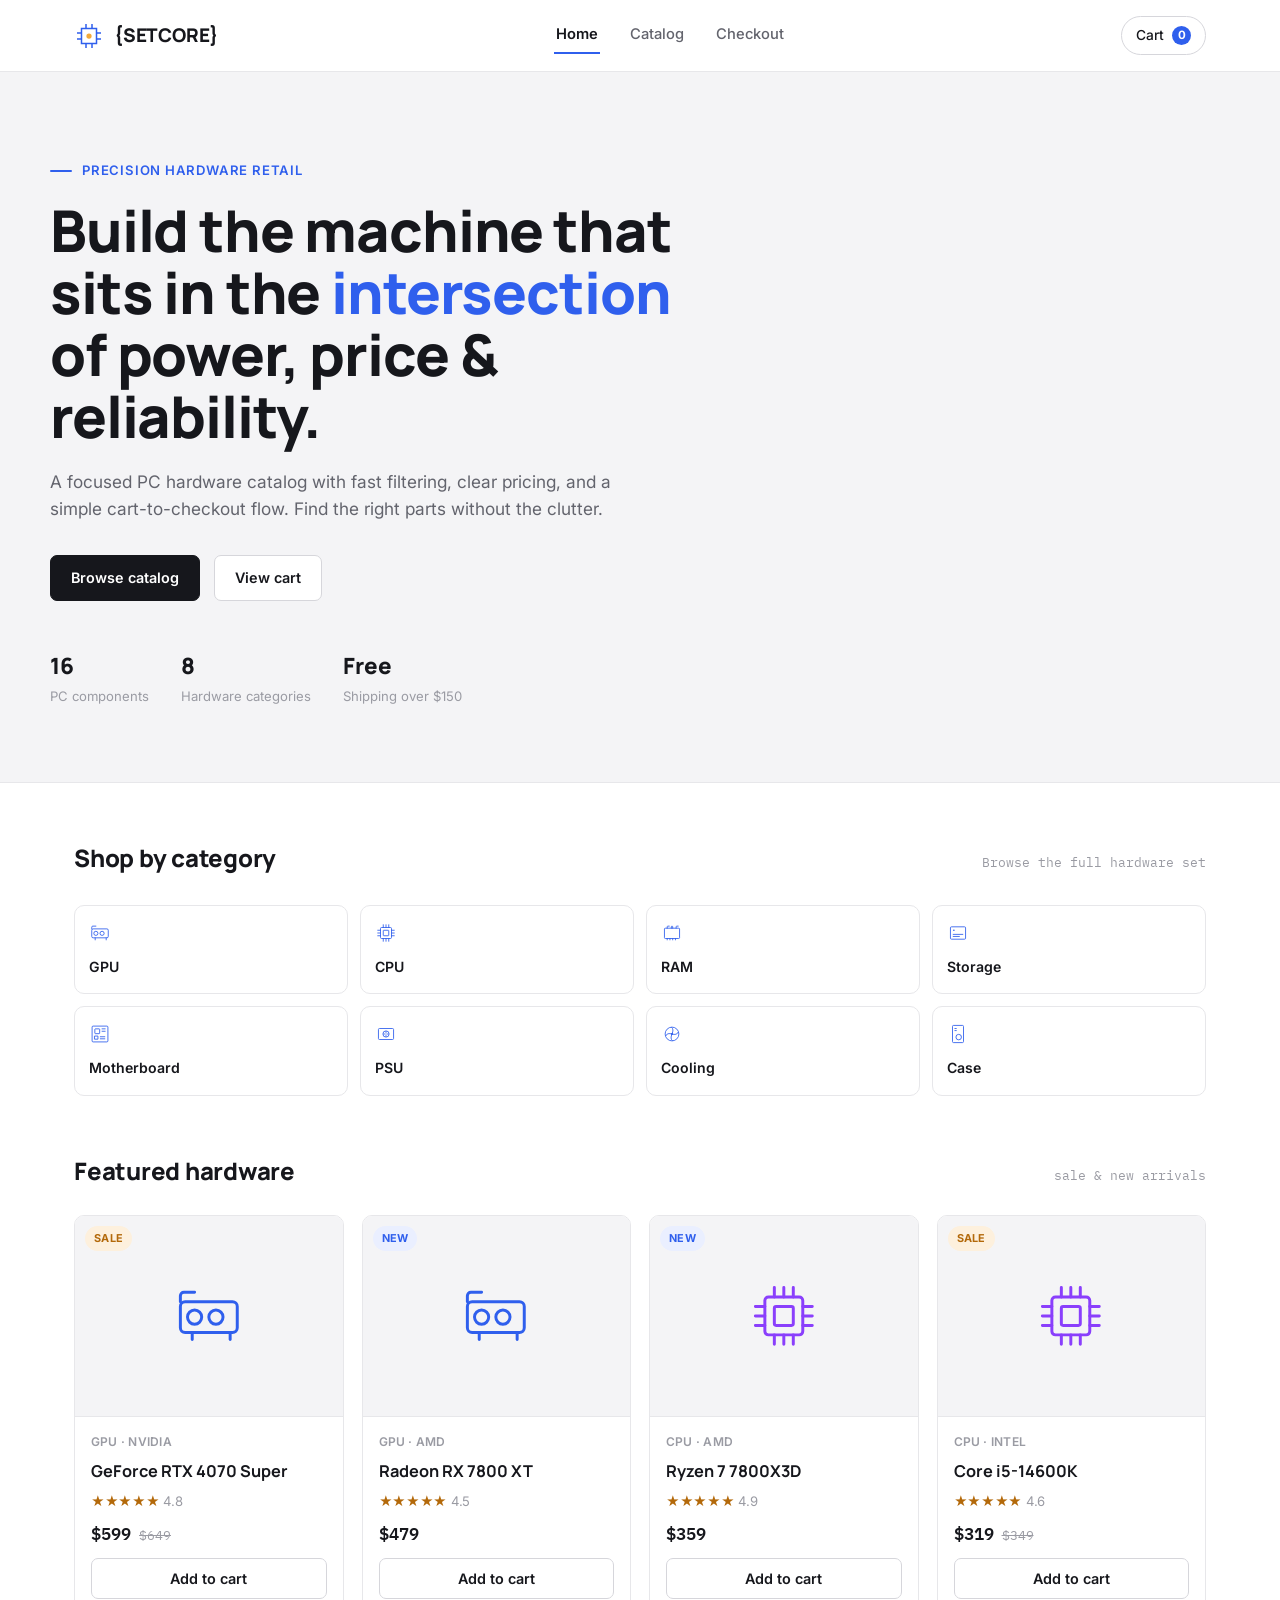
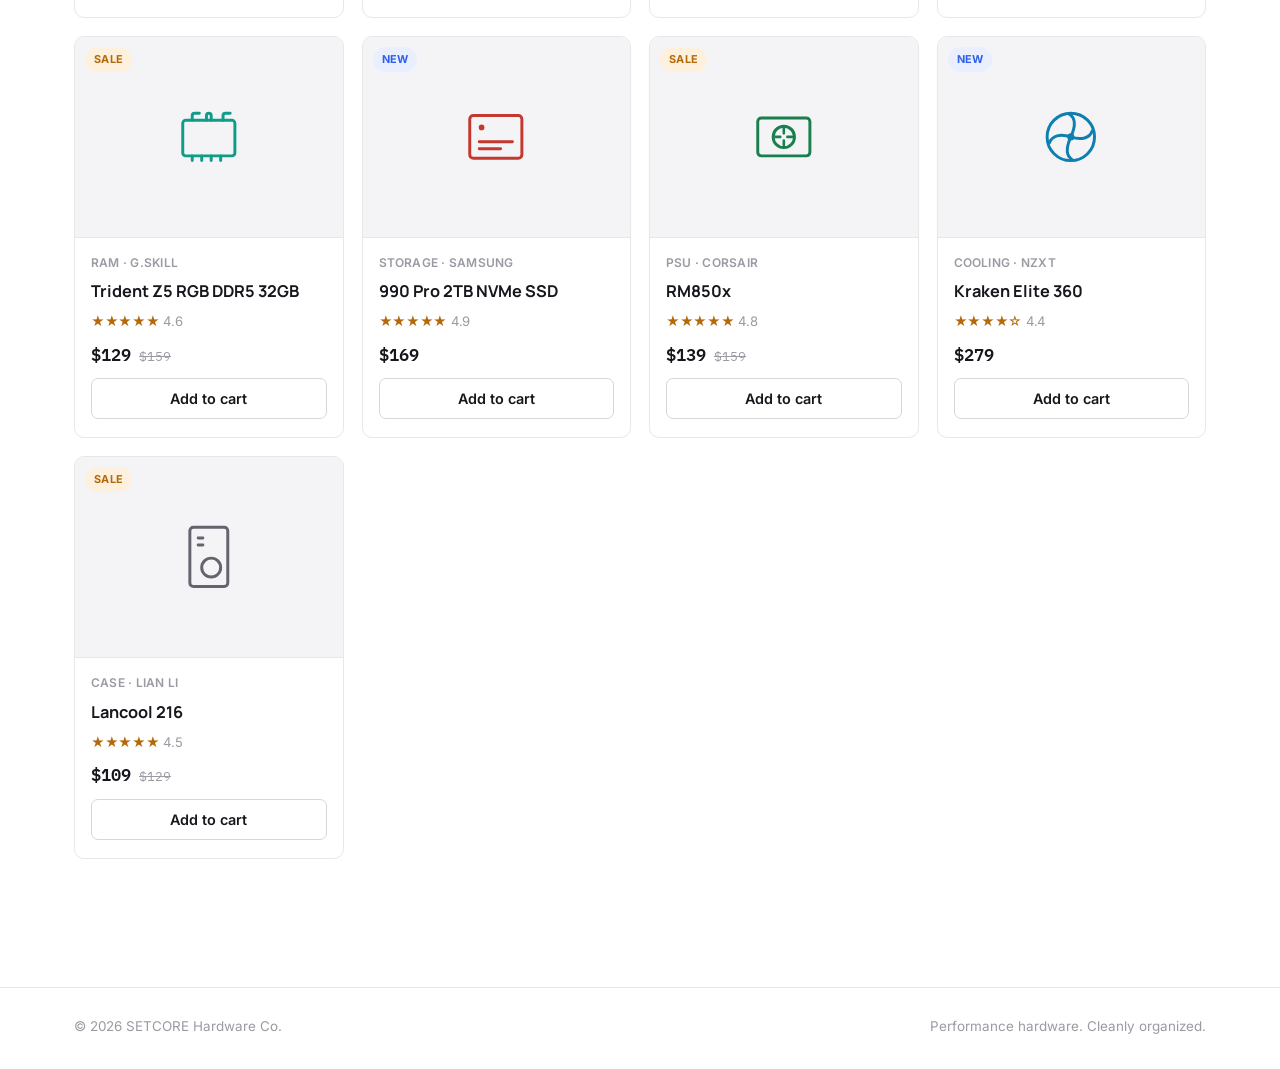
<file: index.html>
<!DOCTYPE html>
<html lang="en">
<head>
  <meta charset="UTF-8" />
  <meta name="viewport" content="width=device-width, initial-scale=1.0" />
  <title>SETCORE — PC Hardware, Precisely Filtered</title>
  <link rel="stylesheet" href="style.css" />
</head>
<body>
<!-- BOOKMARK: SET THEORY — homepage category/set presentation lives below; the concept is intentionally hidden from customers. -->
<header class="site"><div class="wrap site-header-inner">
<a class="logo" href="index.html" aria-label="SETCORE home"><svg class="logo-mark" viewBox="0 0 40 40" aria-hidden="true"><rect x="10" y="10" width="20" height="20" fill="none" stroke="currentColor" stroke-width="2"/><path d="M10 16 H4 M10 24 H4 M30 16 H36 M30 24 H36 M16 10 V4 M24 10 V4 M16 30 V36 M24 30 V36" stroke="currentColor" stroke-width="2"/><circle cx="20" cy="20" r="3.5" fill="#f2a93b"/></svg><span class="logo-text"><span class="brace">{</span>SETCORE<span class="brace">}</span></span></a>
<nav class="main-nav" aria-label="Primary navigation"><a href="index.html" class="active">Home</a><a href="products.html">Catalog</a><a href="checkout.html">Checkout</a></nav>
<a class="cart-pill" href="checkout.html" aria-label="Open cart and checkout">Cart <span class="count" data-cart-count>0</span></a>
</div></header>
<main>
<section class="hero"><div class="hero-inner"><div class="eyebrow">Precision hardware retail</div>
<h1>Build the machine that sits in the <span class="accent">intersection</span> of power, price <span class="amber">&amp;</span> reliability.</h1>
<p class="lede">A focused PC hardware catalog with fast filtering, clear pricing, and a simple cart-to-checkout flow. Find the right parts without the clutter.</p>
<div class="hero-actions"><a class="btn btn-solid" href="products.html">Browse catalog</a><a class="btn" href="checkout.html">View cart</a></div>
<div class="hero-strip"><div class="hero-stat"><div class="num">16</div><div class="lbl">PC components</div></div><div class="hero-stat"><div class="num">8</div><div class="lbl">Hardware categories</div></div><div class="hero-stat"><div class="num">Free</div><div class="lbl">Shipping over $150</div></div></div></div></section>
<section class="section"><div class="wrap"><div class="section-head"><h2>Shop by category</h2><span class="tag mono">Browse the full hardware set</span></div><div class="cat-chips" id="category-chips"></div></div></section>
<section class="section" style="padding-top:0;"><div class="wrap"><div class="section-head"><h2>Featured hardware</h2><span class="tag mono">sale &amp; new arrivals</span></div><div class="grid" id="featured-grid"></div></div></section>
</main>
<footer class="site"><div class="wrap footer-inner"><span>&copy; <span data-year></span> SETCORE Hardware Co.</span><span class="set-motif">Performance hardware. Cleanly organized.</span></div></footer>
<script src="script.js"></script>
</body></html>
</file>
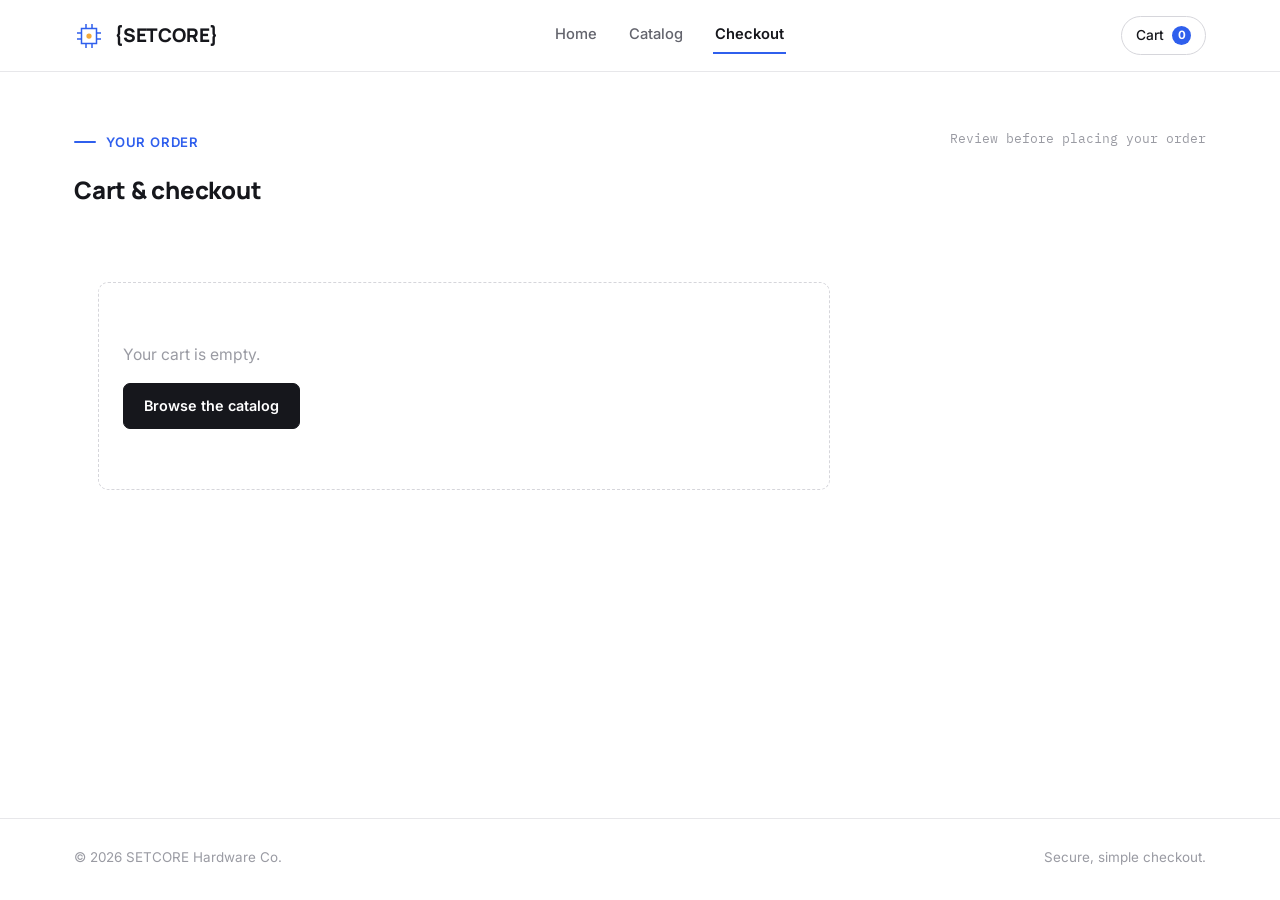
<file: checkout.html>
<!DOCTYPE html>
<html lang="en">
<head><meta charset="UTF-8"/><meta name="viewport" content="width=device-width, initial-scale=1.0"/><title>Checkout — SETCORE</title><link rel="stylesheet" href="style.css"/></head>
<body>
<!-- BOOKMARK: BOOLEAN LOGIC — checkout state and empty-cart handling are implemented in script.js; the concept is hidden from the storefront. -->
<header class="site"><div class="wrap site-header-inner"><a class="logo" href="index.html" aria-label="SETCORE home"><svg class="logo-mark" viewBox="0 0 40 40" aria-hidden="true"><rect x="10" y="10" width="20" height="20" fill="none" stroke="currentColor" stroke-width="2"/><path d="M10 16 H4 M10 24 H4 M30 16 H36 M30 24 H36 M16 10 V4 M24 10 V4 M16 30 V36 M24 30 V36" stroke="currentColor" stroke-width="2"/><circle cx="20" cy="20" r="3.5" fill="#f2a93b"/></svg><span class="logo-text"><span class="brace">{</span>SETCORE<span class="brace">}</span></span></a><nav class="main-nav"><a href="index.html">Home</a><a href="products.html">Catalog</a><a href="checkout.html" class="active">Checkout</a></nav><a class="cart-pill" href="checkout.html">Cart <span class="count" data-cart-count>0</span></a></div></header>
<main><section class="section checkout-section"><div class="wrap"><div class="section-head"><div><div class="eyebrow">Your order</div><h2>Cart &amp; checkout</h2></div><span class="tag mono">Review before placing your order</span></div><div class="cart-layout"><section><div class="cart-lines" id="cart-root"></div></section><aside class="cart-summary" id="cart-summary"><h3>Order summary</h3><div class="summary-row"><span>Subtotal</span><span class="val" id="summary-subtotal">$0</span></div><div class="summary-row"><span>Shipping</span><span class="val" id="summary-shipping">Free</span></div>
<div class="summary-discount">
  <label for="discount-code">Discount code</label>
  <div class="summary-discount-row">
    <input id="discount-code" type="text" autocomplete="off" placeholder="Try code SET10" aria-label="Discount code" />
    <button id="apply-discount" class="btn btn-solid" type="button">Apply</button>
  </div>
  <p id="discount-message" class="discount-message" aria-live="polite"></p>
</div>
<div class="summary-row discount-row"><span>Discount</span><span class="val" id="summary-discount">—</span></div>
<div class="summary-row total"><span>Total</span><span class="val" id="summary-total">$0</span></div><button class="btn btn-solid btn-block" id="checkout-btn" type="button">Place order</button><p class="checkout-note">Free shipping automatically applies to orders of $150 or more.</p></aside></div></div></section></main>
<footer class="site"><div class="wrap footer-inner"><span>&copy; <span data-year></span> SETCORE Hardware Co.</span><span class="set-motif">Secure, simple checkout.</span></div></footer><script src="script.js"></script></body></html>
</file>
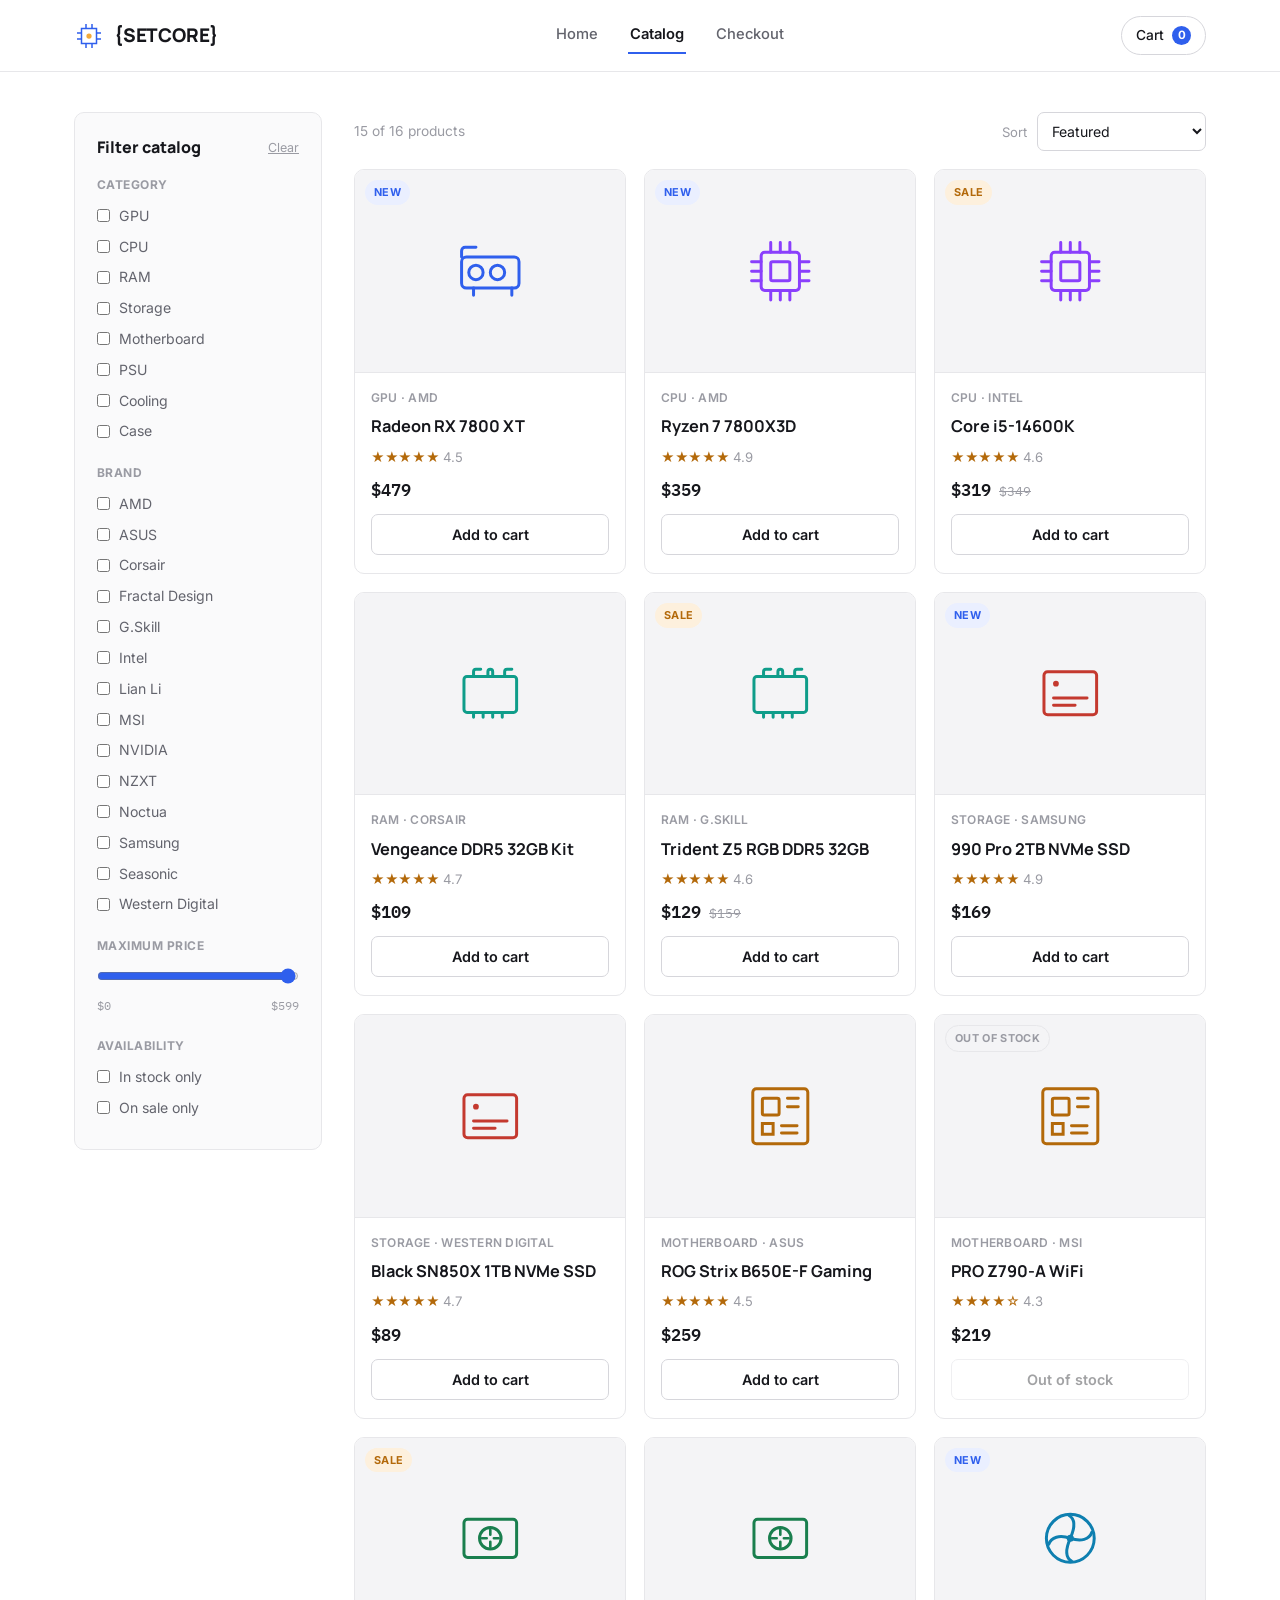
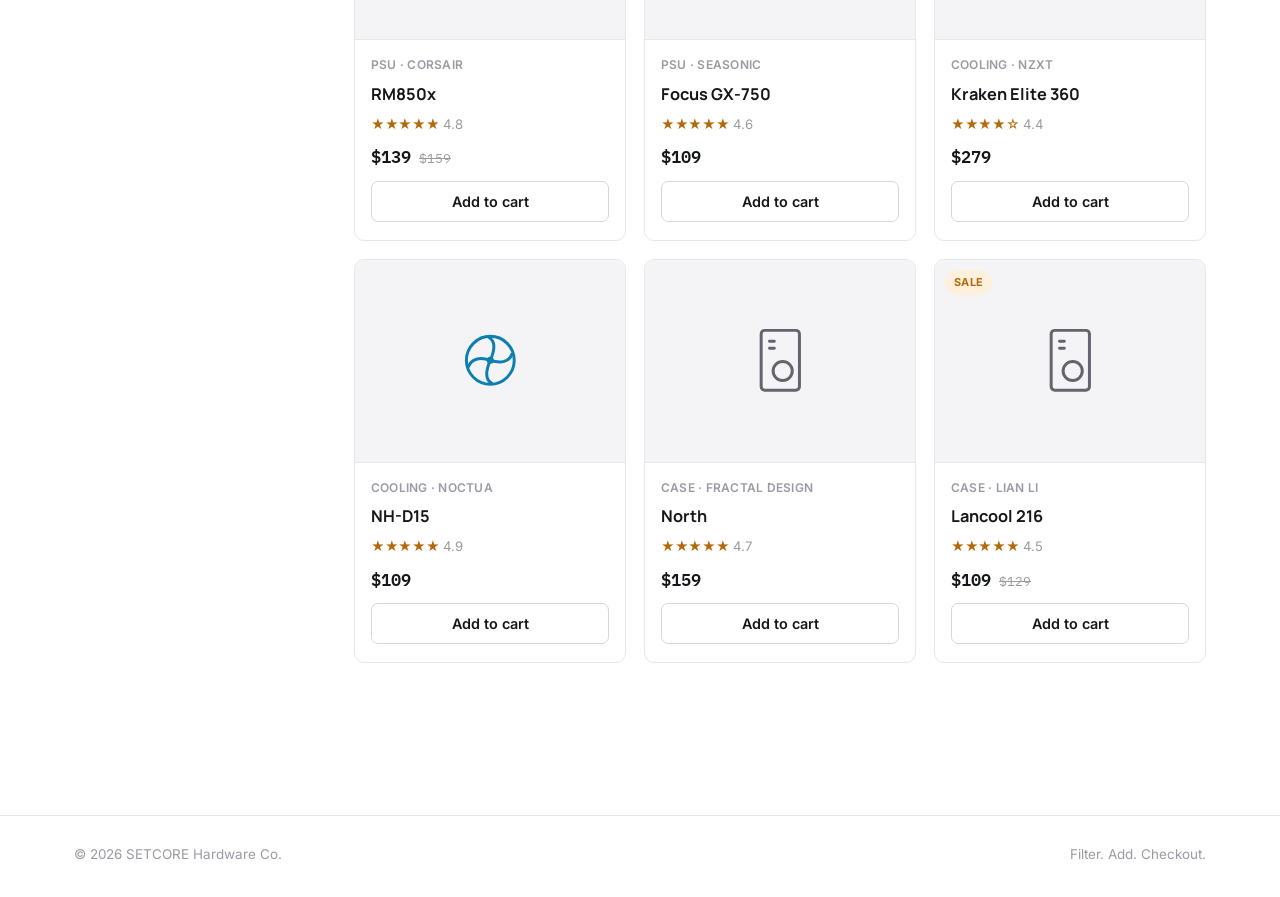
<file: products.html>
<!DOCTYPE html>
<html lang="en">
<head><meta charset="UTF-8"/><meta name="viewport" content="width=device-width, initial-scale=1.0"/><title>Catalog — SETCORE</title><link rel="stylesheet" href="style.css"/></head>
<body>
<!-- BOOKMARK: LOGIC — catalog filtering decisions are handled by script.js; the learning concept is intentionally hidden. -->
<header class="site"><div class="wrap site-header-inner"><a class="logo" href="index.html" aria-label="SETCORE home"><svg class="logo-mark" viewBox="0 0 40 40" aria-hidden="true"><rect x="10" y="10" width="20" height="20" fill="none" stroke="currentColor" stroke-width="2"/><path d="M10 16 H4 M10 24 H4 M30 16 H36 M30 24 H36 M16 10 V4 M24 10 V4 M16 30 V36 M24 30 V36" stroke="currentColor" stroke-width="2"/><circle cx="20" cy="20" r="3.5" fill="#f2a93b"/></svg><span class="logo-text"><span class="brace">{</span>SETCORE<span class="brace">}</span></span></a><nav class="main-nav"><a href="index.html">Home</a><a href="products.html" class="active">Catalog</a><a href="checkout.html">Checkout</a></nav><a class="cart-pill" href="checkout.html">Cart <span class="count" data-cart-count>0</span></a></div></header>
<main><div class="catalog-layout"><aside class="filters"><div class="filters-head"><h3>Filter catalog</h3><button class="clear-btn" id="clear-filters" type="button">Clear</button></div><div class="filter-group"><h4>Category</h4><div id="category-filters"></div></div><div class="filter-group"><h4>Brand</h4><div id="brand-filters"></div></div><div class="filter-group"><h4>Maximum price</h4><input type="range" id="filter-price" min="0" step="10"/><div class="range-row"><span>$0</span><span id="filter-price-label"></span></div></div><div class="filter-group"><h4>Availability</h4><label class="filter-option"><input type="checkbox" id="filter-stock"> In stock only</label><label class="filter-option"><input type="checkbox" id="filter-sale"> On sale only</label></div></aside>
<section><div class="catalog-toolbar"><span class="result-count" id="result-count"></span><div class="sort-row"><label for="sort-select">Sort</label><select id="sort-select"><option value="featured">Featured</option><option value="price-asc">Price: low to high</option><option value="price-desc">Price: high to low</option><option value="rating-desc">Rating: highest first</option></select></div></div><div class="grid" id="product-grid"></div></section></div></main>
<footer class="site"><div class="wrap footer-inner"><span>&copy; <span data-year></span> SETCORE Hardware Co.</span><span class="set-motif">Filter. Add. Checkout.</span></div></footer><script src="script.js"></script></body></html>
</file>
<file: style.css>
/* ===========================================================
   SETCORE — minimal, modern visual language
   =========================================================== */

@import url('https://fonts.googleapis.com/css2?family=Manrope:wght@500;600;700;800&family=Inter:wght@400;500;600&family=IBM+Plex+Mono:wght@500;600&display=swap');

:root{
  --bg:            #ffffff;
  --bg-subtle:     #f4f4f6;
  --bg-raised:     #fafafb;
  --ink:           #16171c;
  --ink-soft:      #63646d;
  --ink-faint:     #9a9ba3;
  --line:          #e7e7ea;
  --line-strong:   #d6d6db;
  --accent:        #2f5fed;
  --accent-soft:   #eaefff;
  --accent-ink:    #ffffff;
  --amber:         #b3690a;
  --amber-soft:    #fdf0dd;
  --green:         #1a7f4e;
  --red:           #c4392f;
  --font-display:  'Manrope', sans-serif;
  --font-body:     'Inter', sans-serif;
  --font-mono:     'IBM Plex Mono', monospace;
  --radius:        10px;
  --radius-sm:     7px;
}

*{ box-sizing:border-box; margin:0; padding:0; }
html{ scroll-behavior:smooth; }

body{
  background:var(--bg);
  color:var(--ink);
  font-family:var(--font-body);
  line-height:1.55;
  min-height:100vh;
  display:flex;
  flex-direction:column;
}

a{ color:inherit; text-decoration:none; }
ul{ list-style:none; }
button{ font-family:inherit; cursor:pointer; }
input, select{ font-family:inherit; }
img{ max-width:100%; display:block; }

.mono{ font-family:var(--font-mono); }

:focus-visible{ outline:2px solid var(--accent); outline-offset:2px; }

/* ---------- layout shells ---------- */
.wrap{ max-width:1180px; margin:0 auto; padding:0 24px; width:100%; }
main{ flex:1; }

/* =========================================================
   HEADER
   ========================================================= */
header.site{
  border-bottom:1px solid var(--line);
  background:rgba(255,255,255,0.92);
  backdrop-filter:blur(8px);
  position:sticky; top:0; z-index:50;
}
.site-header-inner{
  display:flex; align-items:center; justify-content:space-between;
  padding:16px 24px;
  gap:20px;
}
.logo{ display:flex; align-items:center; gap:10px; }
.logo-mark{ width:30px; height:30px; display:block; color:var(--accent); }
.logo-text{
  font-family:var(--font-display);
  font-weight:800;
  font-size:1.18rem;
  letter-spacing:-.01em;
  color:var(--ink);
}

nav.main-nav{ display:flex; align-items:center; gap:28px; }
nav.main-nav a{
  font-size:.92rem;
  font-weight:500;
  color:var(--ink-soft);
  padding:6px 2px;
  border-bottom:2px solid transparent;
  transition:color .15s ease, border-color .15s ease;
}
nav.main-nav a:hover{ color:var(--ink); }
nav.main-nav a.active{ color:var(--ink); border-bottom-color:var(--accent); font-weight:600; }

.cart-pill{
  display:flex; align-items:center; gap:8px;
  border:1px solid var(--line-strong);
  border-radius:999px;
  padding:8px 14px;
  font-size:.86rem;
  font-weight:500;
  color:var(--ink);
  background:var(--bg);
  transition:border-color .15s ease, background .15s ease;
}
.cart-pill:hover{ border-color:var(--accent); background:var(--accent-soft); }
.cart-pill .count{
  background:var(--accent); color:var(--accent-ink);
  min-width:19px; height:19px; border-radius:50%;
  display:inline-flex; align-items:center; justify-content:center;
  font-size:.72rem; font-weight:700;
}

/* =========================================================
   FOOTER
   ========================================================= */
footer.site{
  border-top:1px solid var(--line);
  margin-top:72px;
  padding:28px 24px 32px;
}
.footer-inner{
  display:flex; justify-content:space-between; align-items:center;
  flex-wrap:wrap; gap:12px;
  font-size:.84rem;
  color:var(--ink-faint);
}
.footer-inner .footer-note{ color:var(--ink-soft); }

/* =========================================================
   BUTTONS
   ========================================================= */
.btn{
  display:inline-flex; align-items:center; justify-content:center; gap:8px;
  padding:11px 20px;
  border-radius:var(--radius-sm);
  font-size:.9rem;
  font-weight:600;
  border:1px solid var(--line-strong);
  background:var(--bg);
  color:var(--ink);
  transition:background .15s ease, color .15s ease, border-color .15s ease, transform .1s ease;
}
.btn:hover{ border-color:var(--ink); }
.btn:active{ transform:translateY(1px); }
.btn-solid{
  background:var(--ink); color:#fff; border-color:var(--ink);
}
.btn-solid:hover{ background:#000; border-color:#000; }
.btn-accent{ background:var(--accent); color:#fff; border-color:var(--accent); }
.btn-accent:hover{ background:#2450cc; border-color:#2450cc; }
.btn-sm{ padding:7px 13px; font-size:.8rem; }
.btn[disabled]{ opacity:.4; cursor:not-allowed; }
.btn[disabled]:hover{ border-color:var(--line-strong); }
.btn-block{ width:100%; }

.link-remove{
  background:none; border:none; padding:0;
  font-size:.8rem; color:var(--ink-faint); text-decoration:underline;
  cursor:pointer;
}
.link-remove:hover{ color:var(--red); }

/* =========================================================
   HERO (index)
   ========================================================= */
.hero{
  padding:88px 24px 76px;
  border-bottom:1px solid var(--line);
  background:var(--bg-subtle);
}
.hero-inner{ max-width:1180px; margin:0 auto; }
.eyebrow{
  color:var(--accent);
  font-size:.82rem;
  font-weight:600;
  letter-spacing:.06em;
  text-transform:uppercase;
  margin-bottom:18px;
  display:flex; align-items:center; gap:10px;
}
.eyebrow::before{ content:""; width:22px; height:2px; background:var(--accent); border-radius:2px; }

.hero h1{
  font-family:var(--font-display);
  font-size:clamp(2.4rem, 4.6vw, 3.6rem);
  font-weight:800;
  line-height:1.08;
  max-width:16ch;
  letter-spacing:-.02em;
  color:var(--ink);
}
.hero h1 .accent{ color:var(--accent); }

.hero p.lede{
  margin-top:22px;
  max-width:52ch;
  color:var(--ink-soft);
  font-size:1.08rem;
}
.hero-actions{ margin-top:32px; display:flex; gap:14px; flex-wrap:wrap; }

.hero-strip{
  margin-top:48px;
  display:flex; gap:32px; flex-wrap:wrap;
}
.hero-stat{ }
.hero-stat .num{ font-family:var(--font-display); font-size:1.4rem; font-weight:800; color:var(--ink); }
.hero-stat .lbl{ font-size:.82rem; color:var(--ink-faint); margin-top:2px; }

/* ---------- category chips ---------- */
.cat-chips{
  display:grid;
  grid-template-columns:repeat(4, 1fr);
  gap:12px;
  margin-top:28px;
}
.cat-chip{
  font-size:.88rem;
  font-weight:600;
  color:var(--ink);
  border:1px solid var(--line);
  border-radius:var(--radius);
  padding:16px 14px;
  background:var(--bg);
  display:flex; flex-direction:column; align-items:flex-start; gap:12px;
  transition:border-color .15s ease, transform .15s ease, box-shadow .15s ease;
}
.cat-chip:hover{ border-color:var(--accent); transform:translateY(-2px); box-shadow:0 6px 18px rgba(20,20,30,.06); }
.cat-chip-icon{ width:22px; height:22px; color:var(--accent); }
.cat-chip-icon svg{ width:100%; height:100%; }

/* =========================================================
   SECTION HEADINGS
   ========================================================= */
.section{ padding:56px 24px; }
.section-head{
  display:flex; justify-content:space-between; align-items:baseline;
  flex-wrap:wrap; gap:10px;
  margin-bottom:26px;
}
.section-head h2{
  font-family:var(--font-display);
  font-size:1.5rem;
  font-weight:800;
  letter-spacing:-.01em;
}
.section-head .tag{
  font-size:.84rem;
  color:var(--ink-faint);
}

/* =========================================================
   PRODUCT CARDS
   ========================================================= */
.grid{
  display:grid;
  grid-template-columns:repeat(auto-fill, minmax(240px, 1fr));
  gap:18px;
}

.card{
  background:var(--bg);
  border:1px solid var(--line);
  border-radius:var(--radius);
  display:flex; flex-direction:column;
  overflow:hidden;
  transition:border-color .15s ease, box-shadow .15s ease, transform .15s ease;
}
.card:hover{ border-color:var(--line-strong); box-shadow:0 10px 26px rgba(20,20,30,.07); transform:translateY(-2px); }

.card-media{
  position:relative;
  aspect-ratio:4/3;
  display:flex; align-items:center; justify-content:center;
  background:var(--bg-subtle);
  border-bottom:1px solid var(--line);
}
.card-icon{ width:38%; height:38%; color:var(--ink-faint); }
.card-icon svg{ width:100%; height:100%; }
.icon-gpu  .card-icon{ color:#2f5fed; }
.icon-cpu  .card-icon{ color:#8a3ffc; }
.icon-ram  .card-icon{ color:#0f9d8a; }
.icon-ssd  .card-icon{ color:#c4392f; }
.icon-mobo .card-icon{ color:#b3690a; }
.icon-psu  .card-icon{ color:#1a7f4e; }
.icon-cool .card-icon{ color:#0e7fb0; }
.icon-case .card-icon{ color:#63646d; }

.badge{
  position:absolute; top:10px; left:10px;
  font-size:.68rem; font-weight:700; letter-spacing:.03em;
  text-transform:uppercase;
  padding:4px 9px;
  border-radius:999px;
}
.badge-sale{ background:var(--amber-soft); color:var(--amber); }
.badge-new{ background:var(--accent-soft); color:var(--accent); }
.badge-out{ background:var(--bg-subtle); color:var(--ink-faint); border:1px solid var(--line); }

.card-body{ padding:16px 16px 18px; display:flex; flex-direction:column; gap:9px; flex:1; }
.card-cat{ font-size:.75rem; font-weight:600; letter-spacing:.02em; color:var(--ink-faint); text-transform:uppercase; }
.card-name{ font-family:var(--font-display); font-size:1.02rem; font-weight:700; line-height:1.3; }

.card-rating{ font-size:.82rem; color:var(--amber); letter-spacing:-.02em; }
.card-rating .rating-num{ color:var(--ink-faint); font-family:var(--font-body); }

.card-price-row{ display:flex; align-items:baseline; gap:8px; margin-top:auto; }
.price{ font-family:var(--font-mono); font-size:1.08rem; font-weight:600; color:var(--ink); }
.price-old{ font-family:var(--font-mono); font-size:.82rem; color:var(--ink-faint); text-decoration:line-through; }

.card-actions{ margin-top:2px; }


/* ---------- quantity stepper (cards + cart page) ---------- */
.qty-stepper{
  display:flex; align-items:center; justify-content:space-between;
  border:1px solid var(--line-strong);
  border-radius:var(--radius-sm);
  overflow:hidden;
}
.qty-btn{
  background:var(--bg-subtle); border:none;
  width:34px; height:34px;
  font-size:1.05rem; font-weight:600; color:var(--ink);
  display:flex; align-items:center; justify-content:center;
  transition:background .15s ease;
}
.qty-btn:hover{ background:var(--accent-soft); color:var(--accent); }
.qty-value{ font-family:var(--font-mono); font-weight:600; font-size:.92rem; }

/* =========================================================
   PRODUCTS PAGE — filter panel
   ========================================================= */
.catalog-layout{
  display:grid;
  grid-template-columns:248px 1fr;
  gap:32px;
  padding:40px 24px 80px;
  max-width:1180px; margin:0 auto;
  align-items:start;
}
.filters{
  background:var(--bg-raised);
  border:1px solid var(--line);
  border-radius:var(--radius);
  padding:22px;
  position:sticky; top:88px;
}
.filters-head{ display:flex; align-items:center; justify-content:space-between; margin-bottom:16px; }
.filters h3{ font-family:var(--font-display); font-size:1rem; font-weight:800; }
.clear-btn{
  background:none; border:none; padding:0;
  font-size:.78rem; color:var(--ink-faint); text-decoration:underline;
  cursor:pointer;
}
.clear-btn:hover{ color:var(--ink); }

.filter-group{ margin-bottom:22px; }
.filter-group:last-child{ margin-bottom:0; }
.filter-group h4{
  font-size:.75rem; font-weight:700; letter-spacing:.04em;
  text-transform:uppercase; color:var(--ink-faint); margin-bottom:10px;
}
.filter-option{
  display:flex; align-items:center; gap:9px;
  font-size:.88rem; color:var(--ink-soft);
  margin-bottom:9px; cursor:pointer;
}
.filter-option input{ accent-color:var(--accent); }
.filter-option:hover{ color:var(--ink); }

.range-row{ display:flex; justify-content:space-between; font-family:var(--font-mono); font-size:.75rem; color:var(--ink-faint); margin-top:6px; }
input[type="range"]{ width:100%; accent-color:var(--accent); }

select{
  width:100%;
  background:var(--bg);
  border:1px solid var(--line-strong);
  border-radius:var(--radius-sm);
  color:var(--ink);
  padding:9px 10px;
  font-size:.88rem;
}

.catalog-toolbar{
  display:flex; justify-content:space-between; align-items:center;
  gap:16px; flex-wrap:wrap; margin-bottom:18px;
}
.result-count{ font-size:.86rem; color:var(--ink-faint); }
.sort-row{ display:flex; align-items:center; gap:10px; }
.sort-row label{ font-size:.82rem; color:var(--ink-faint); }
.sort-row select{ width:auto; }

.empty-state{
  border:1px dashed var(--line-strong);
  border-radius:var(--radius);
  padding:48px 24px; text-align:center;
  color:var(--ink-faint); font-size:.92rem;
  grid-column:1/-1;
}


/* =========================================================
   CART PAGE
   ========================================================= */
.cart-layout{
  display:grid;
  grid-template-columns:1fr 320px;
  gap:32px;
  padding:48px 24px 90px;
  max-width:1180px; margin:0 auto;
  align-items:start;
}
.cart-lines{ display:flex; flex-direction:column; gap:14px; }
.cart-line{
  display:grid;
  grid-template-columns:56px 1fr auto auto;
  align-items:center; gap:16px;
  border:1px solid var(--line);
  border-radius:var(--radius);
  padding:14px 16px;
}
.cart-line-icon{
  width:56px; height:56px; border-radius:var(--radius-sm);
  background:var(--bg-subtle);
  display:flex; align-items:center; justify-content:center;
  padding:12px;
}
.cart-line-icon svg{ width:100%; height:100%; }
.cart-line-cat{ font-size:.72rem; font-weight:600; letter-spacing:.02em; color:var(--ink-faint); text-transform:uppercase; }
.cart-line-name{ font-family:var(--font-display); font-weight:700; font-size:.96rem; margin:3px 0 6px; }
.cart-line-total{ font-family:var(--font-mono); font-weight:600; min-width:70px; text-align:right; }

.cart-summary{
  border:1px solid var(--line); border-radius:var(--radius); background:var(--bg-raised);
  padding:22px; position:sticky; top:88px;
}
.cart-summary h3{ font-family:var(--font-display); font-size:1.05rem; font-weight:800; margin-bottom:16px; }
.summary-row{ display:flex; justify-content:space-between; font-size:.9rem; color:var(--ink-soft); margin-bottom:10px; }
.summary-row.total{ color:var(--ink); font-weight:700; font-size:1.02rem; border-top:1px solid var(--line); padding-top:14px; margin-top:6px; }
.summary-row .val{ font-family:var(--font-mono); }
.cart-summary .btn{ margin-top:16px; }

.empty-cart{ text-align:left; padding:60px 24px; }
.empty-cart p{ margin-bottom:16px; font-size:.98rem; }
.order-confirmed .confirm-title{ font-family:var(--font-display); font-size:1.3rem; font-weight:800; color:var(--ink); margin-bottom:8px; }

/* ---------- toast ---------- */
.toast{
  position:fixed; bottom:24px; left:50%; transform:translateX(-50%) translateY(12px);
  background:var(--ink); color:#fff;
  padding:12px 18px; border-radius:var(--radius-sm);
  font-size:.86rem;
  opacity:0; pointer-events:none;
  transition:opacity .2s ease, transform .2s ease;
  z-index:80;
  box-shadow:0 14px 34px rgba(0,0,0,.22);
}
.toast.show{ opacity:1; transform:translateX(-50%) translateY(0); }

/* =========================================================
   RESPONSIVE
   ========================================================= */
@media (max-width:860px){
  .catalog-layout{ grid-template-columns:1fr; }
  .cart-layout{ grid-template-columns:1fr; }
  .filters{ position:static; }
  .cart-summary{ position:static; }
  nav.main-nav{ display:none; }
  .vs-mark{ padding:0; }
  .cat-chips{ grid-template-columns:repeat(2, 1fr); }
  .cart-line{ grid-template-columns:44px 1fr; grid-template-areas:"icon info" "icon qty" "icon total"; row-gap:8px; }
  .cart-line-icon{ grid-area:icon; width:44px; height:44px; }
  .cart-line-info{ grid-area:info; }
  .qty-stepper{ grid-area:qty; width:fit-content; }
  .cart-line-total{ grid-area:total; text-align:left; }
}

@media (prefers-reduced-motion: reduce){
  html{ scroll-behavior:auto; }
  .card, .cat-chip{ transition:none; }
}



/* Discount code inside Order Summary */
.summary-discount {
  margin: 16px 0;
  padding-top: 16px;
  border-top: 1px solid var(--line, #26343a);
}
.summary-discount label {
  display: block;
  margin-bottom: 8px;
  font-size: .85rem;
  text-transform: uppercase;
  letter-spacing: .08em;
  opacity: .75;
}
.summary-discount-row {
  display: flex;
  gap: 8px;
}
.summary-discount-row input {
  flex: 1;
  min-width: 0;
  min-height: 42px;
  box-sizing: border-box;
  padding: 0 12px;
  border: 1px solid var(--line, #26343a);
  background: #0b1114;
  color: inherit;
  font: inherit;
}
.summary-discount-row input::placeholder {
  opacity: .5;
}
.discount-message {
  min-height: 1.2em;
  margin: 8px 0 0;
  font-size: .85rem;
  opacity: .8;
}
@media (max-width: 600px) {
  .summary-discount-row {
    flex-direction: column;
  }
}


/* Discount code belongs to the Order Summary card */
.summary-discount { margin: 16px 0 10px; padding-top: 16px; border-top: 1px solid var(--line, #dfe2e5); }
.summary-discount label { display:block; margin-bottom:8px; font-size:.82rem; font-weight:600; }
.summary-discount-row { display:flex; gap:8px; }
.summary-discount-row input { flex:1; min-width:0; height:40px; box-sizing:border-box; padding:0 11px; border:1px solid var(--line, #dfe2e5); border-radius:6px; background:transparent; color:inherit; font:inherit; }
.summary-discount-row input::placeholder { opacity:.5; }
.summary-discount-row .btn { white-space:nowrap; padding:0 15px; }
.discount-message { min-height:18px; margin:7px 0 0; font-size:.78rem; opacity:.72; }
.discount-row { margin-bottom:12px; }
@media (max-width:600px) { .summary-discount-row { flex-direction:column; } .summary-discount-row .btn { width:100%; } }
</file>
